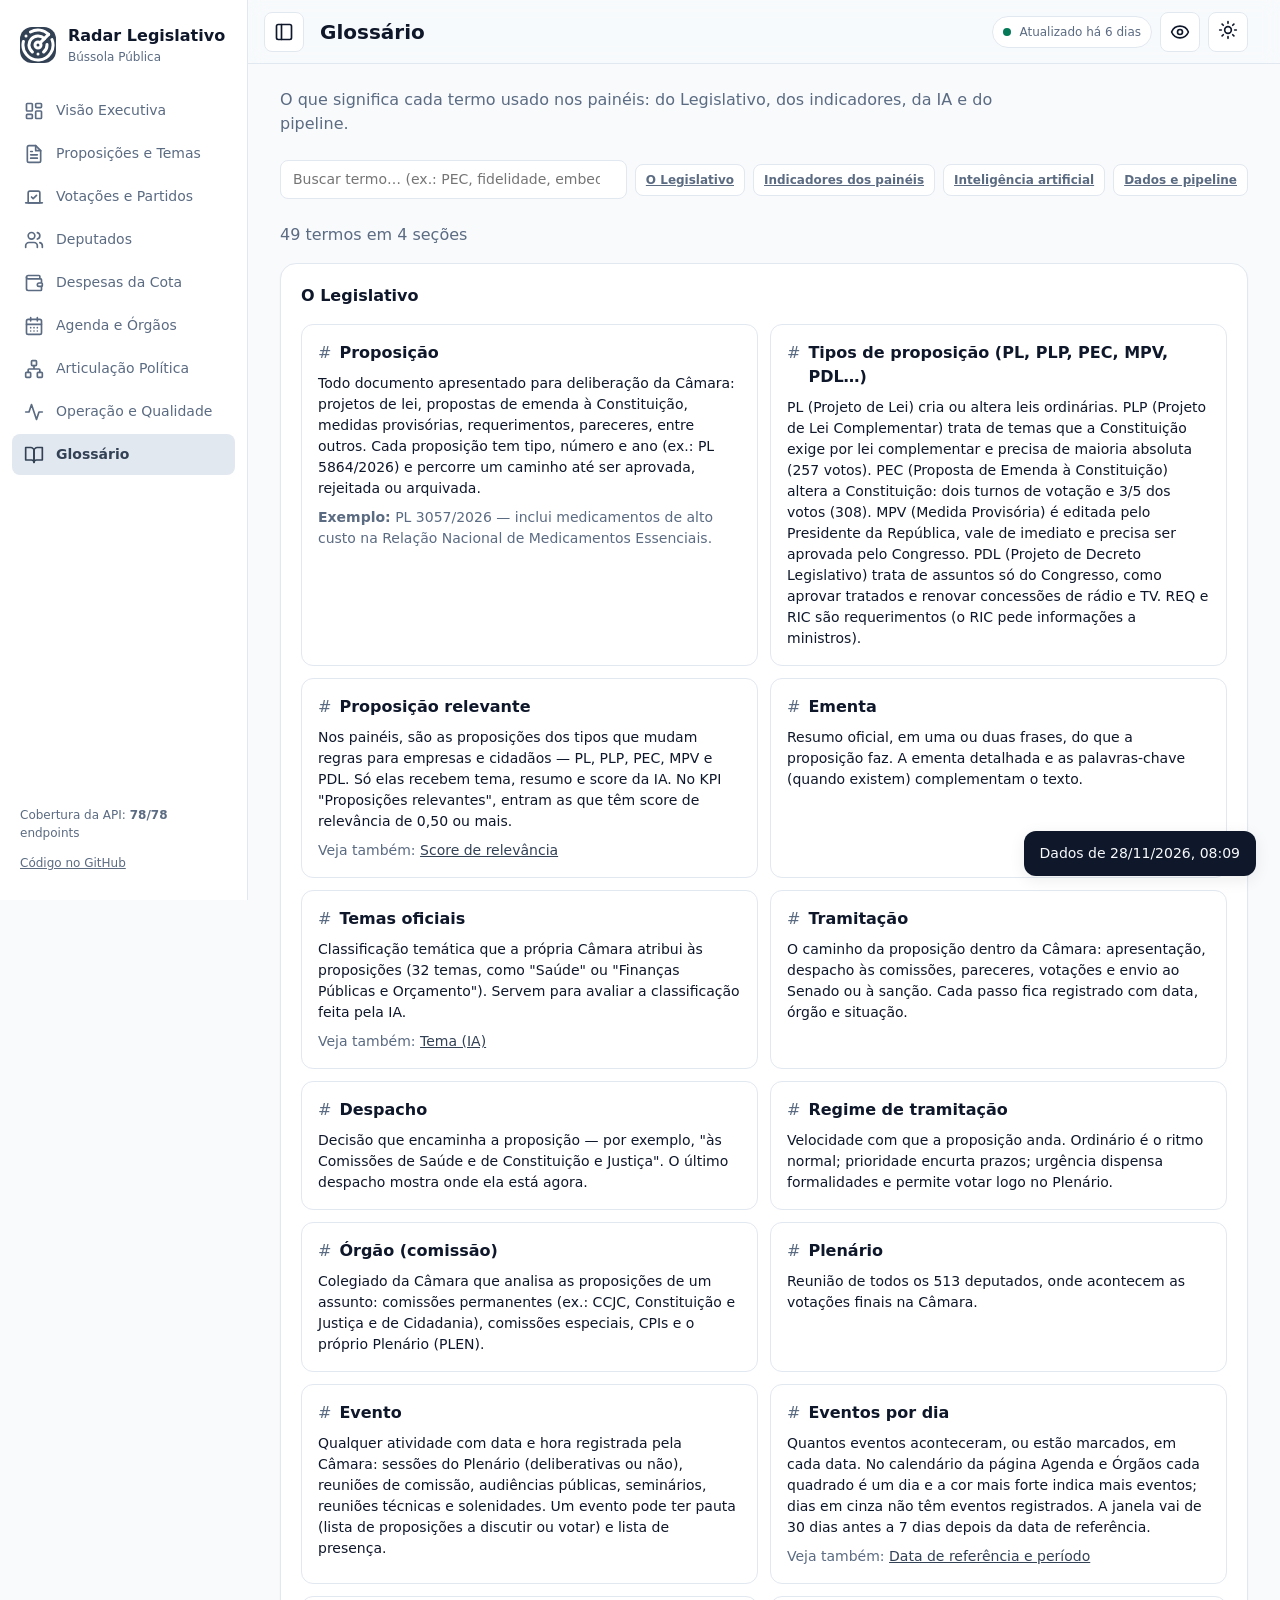
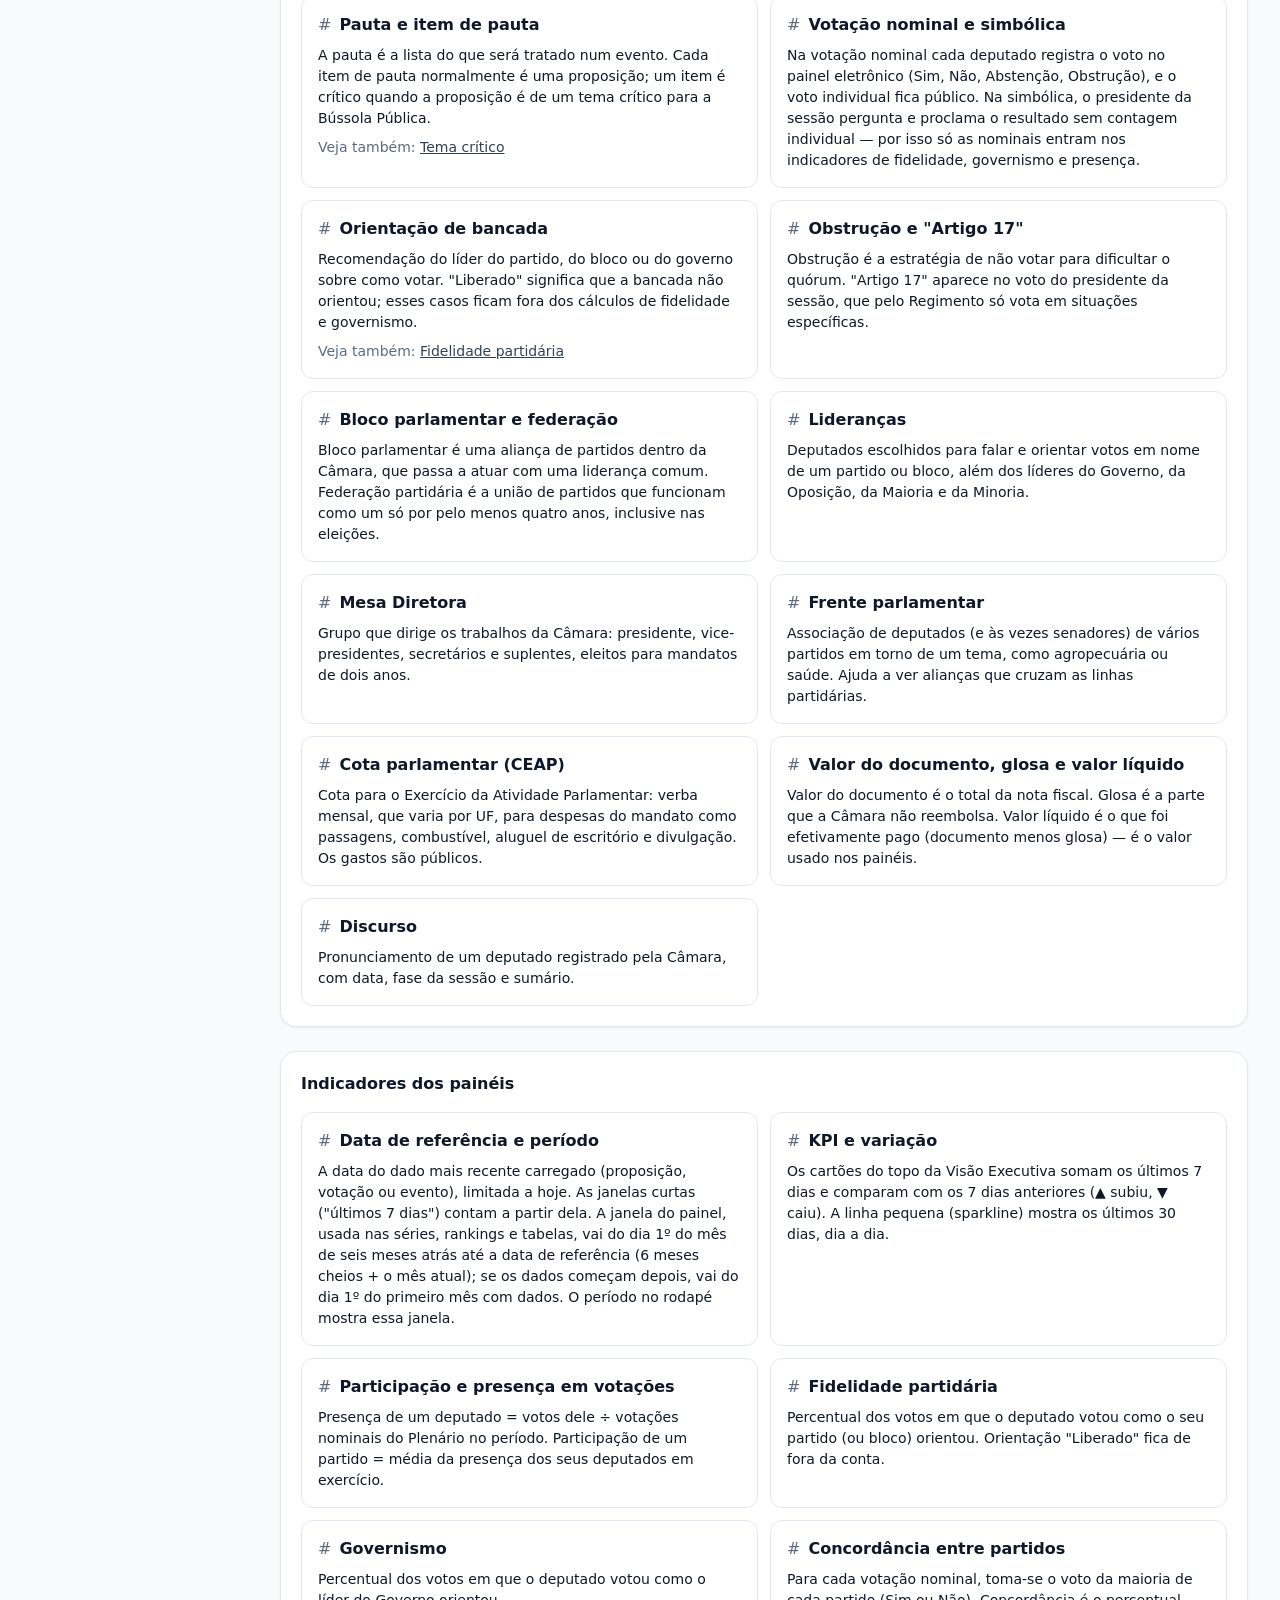
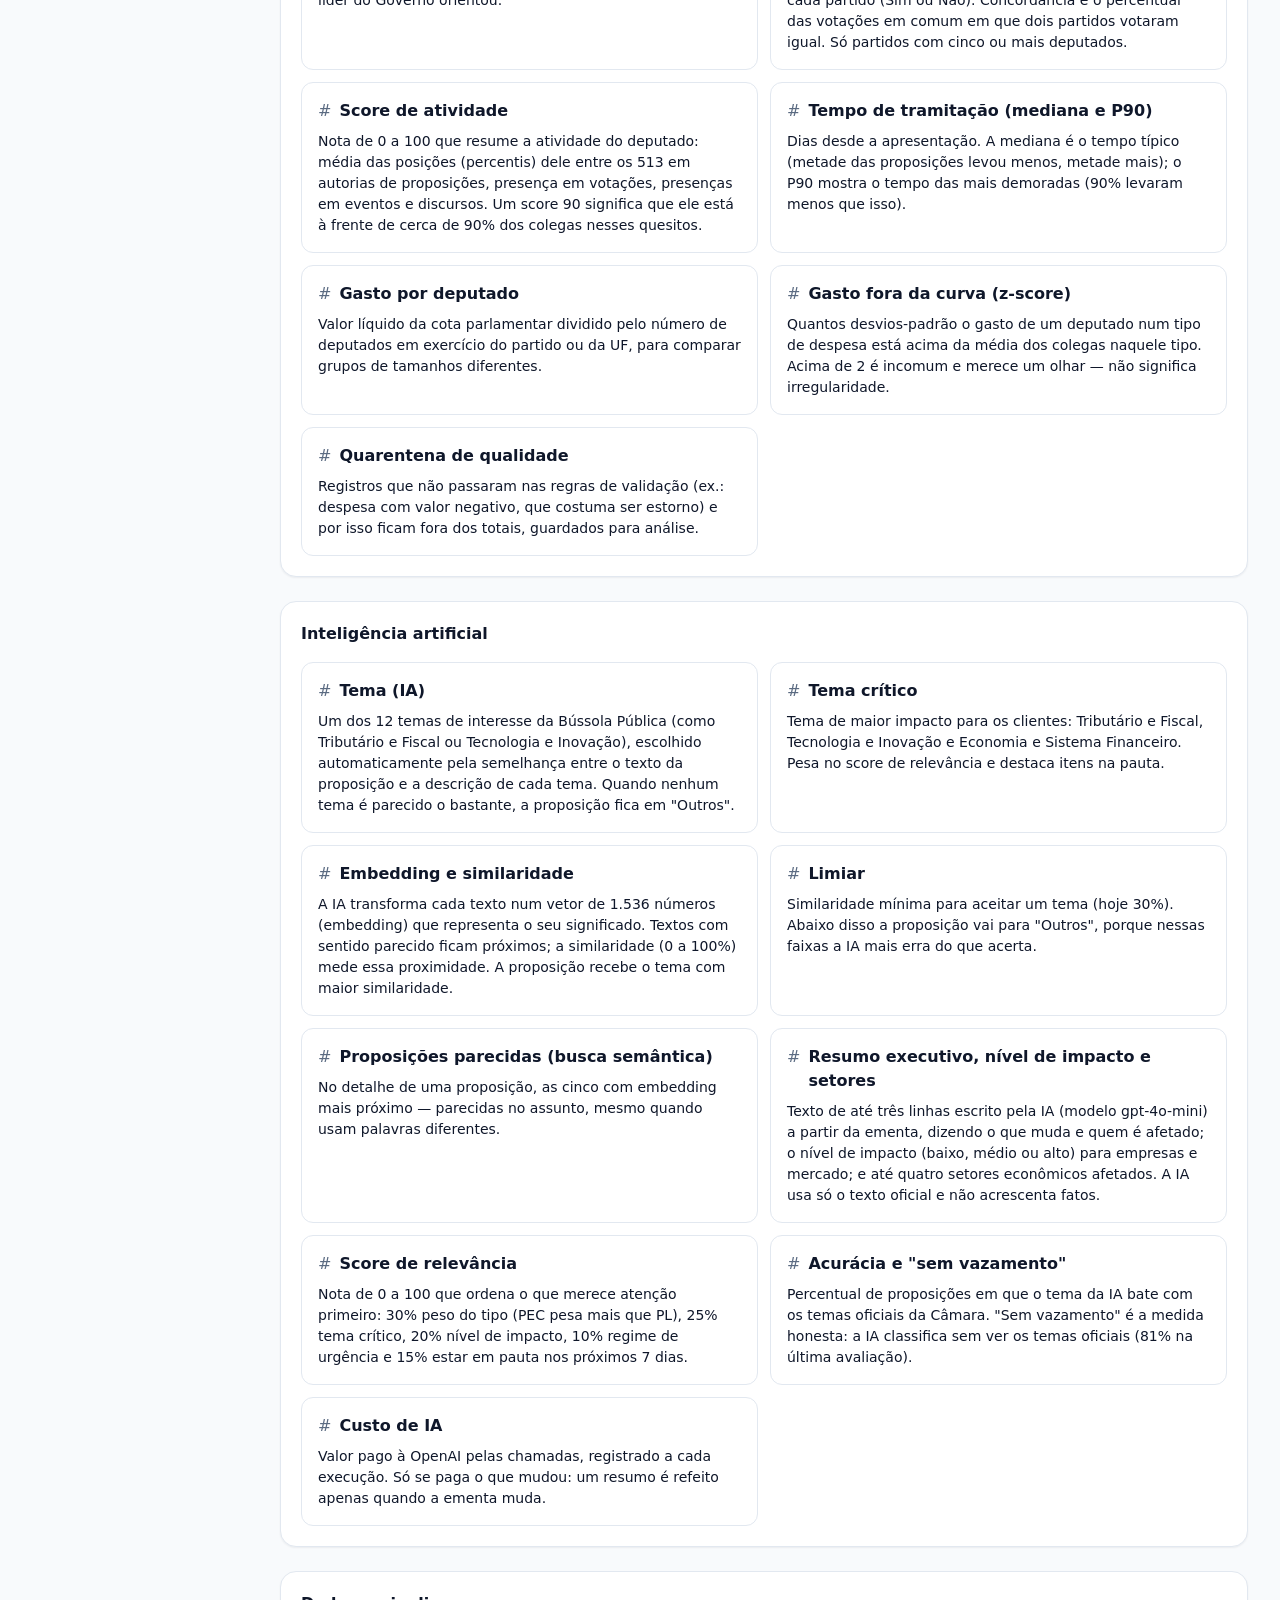
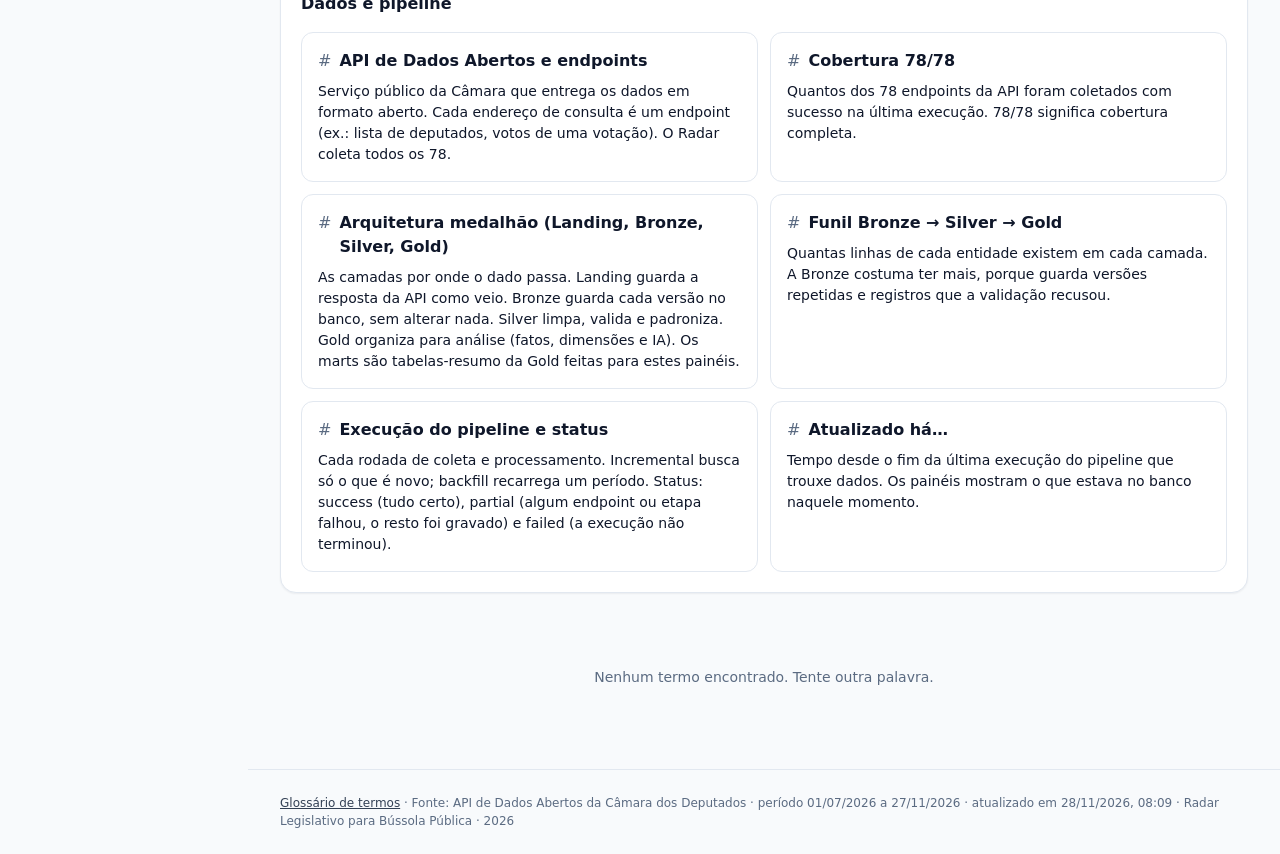
<file: glossario.html>
<!doctype html>
<html lang="pt-BR">
<head>
  <meta charset="utf-8">
  <meta name="viewport" content="width=device-width, initial-scale=1">
  <title>Glossário · Radar Legislativo</title>
  <meta name="description" content="O que significa cada termo usado nos painéis: do Legislativo, dos indicadores, da IA e do pipeline.">
  <meta name="color-scheme" content="light dark">
  <meta name="theme-color" content="#334155">
  <link rel="icon" href="data:image/svg+xml,%3Csvg xmlns='http://www.w3.org/2000/svg' viewBox='0 0 32 32'%3E%3Crect width='32' height='32' rx='8' fill='%23334155'/%3E%3Ccircle cx='16' cy='16' r='9' fill='none' stroke='white' stroke-width='2.5'/%3E%3Ccircle cx='16' cy='16' r='2.5' fill='white'/%3E%3C/svg%3E">
  <script>
    /* aplica o tema salvo antes de pintar (evita piscar) */
    try { const t = localStorage.getItem('radar-tema'); if (t) document.documentElement.dataset.theme = t; } catch (e) {}
    try { if (localStorage.getItem('radar-cores') === 'daltonico') document.documentElement.dataset.cores = 'daltonico'; } catch (e) {}
  </script>
  <link rel="preconnect" href="https://cdn.jsdelivr.net" crossorigin>
  <link rel="stylesheet" href="static/css/tokens.4b96701d69.css">
  <link rel="stylesheet" href="static/css/layout.b090a52276.css">
  <link rel="stylesheet" href="static/css/components.7d0c545729.css">
</head>
<body>
<a class="skip-link" href="#conteudo">Pular para o conteúdo</a>
<div class="app">
  <aside class="sidebar" aria-label="Navegação principal">
    <a class="brand" href="index.html">
      <span class="brand__logo"><svg viewBox="0 0 24 24" fill="none" stroke="currentColor" stroke-width="2" stroke-linecap="round" stroke-linejoin="round" aria-hidden="true" focusable="false"><path d="M19.07 4.93A10 10 0 0 0 6.99 3.34M4 6h.01M2.29 9.62A10 10 0 1 0 21.31 8.35M16.24 7.76A6 6 0 1 0 8.23 16.67M12 18h.01M17.99 11.66A6 6 0 0 1 15.77 16.67"/><circle cx="12" cy="12" r="2"/><path d="m13.41 10.59 5.66-5.66"/></svg></span>
      <span class="brand__text"><span class="brand__name">Radar Legislativo</span><span class="brand__sub">Bússola Pública</span></span>
    </a>
    <nav class="nav">
      <a href="index.html"  title="Visão Executiva"><svg viewBox="0 0 24 24" fill="none" stroke="currentColor" stroke-width="2" stroke-linecap="round" stroke-linejoin="round" aria-hidden="true" focusable="false"><rect x="3" y="3" width="7" height="9" rx="1"/><rect x="14" y="3" width="7" height="5" rx="1"/><rect x="14" y="12" width="7" height="9" rx="1"/><rect x="3" y="16" width="7" height="5" rx="1"/></svg><span>Visão Executiva</span></a>
      <a href="proposicoes.html"  title="Proposições e Temas"><svg viewBox="0 0 24 24" fill="none" stroke="currentColor" stroke-width="2" stroke-linecap="round" stroke-linejoin="round" aria-hidden="true" focusable="false"><path d="M14 2H6a2 2 0 0 0-2 2v16a2 2 0 0 0 2 2h12a2 2 0 0 0 2-2V8z"/><path d="M14 2v6h6M16 13H8M16 17H8M10 9H8"/></svg><span>Proposições e Temas</span></a>
      <a href="votacoes.html"  title="Votações e Partidos"><svg viewBox="0 0 24 24" fill="none" stroke="currentColor" stroke-width="2" stroke-linecap="round" stroke-linejoin="round" aria-hidden="true" focusable="false"><path d="m9 12 2 2 4-4"/><path d="M5 7c0-1.1.9-2 2-2h10a2 2 0 0 1 2 2v12H5V7z"/><path d="M22 19H2"/></svg><span>Votações e Partidos</span></a>
      <a href="deputados.html"  title="Deputados"><svg viewBox="0 0 24 24" fill="none" stroke="currentColor" stroke-width="2" stroke-linecap="round" stroke-linejoin="round" aria-hidden="true" focusable="false"><path d="M16 21v-2a4 4 0 0 0-4-4H6a4 4 0 0 0-4 4v2"/><circle cx="9" cy="7" r="4"/><path d="M22 21v-2a4 4 0 0 0-3-3.87M16 3.13a4 4 0 0 1 0 7.75"/></svg><span>Deputados</span></a>
      <a href="despesas.html"  title="Despesas da Cota"><svg viewBox="0 0 24 24" fill="none" stroke="currentColor" stroke-width="2" stroke-linecap="round" stroke-linejoin="round" aria-hidden="true" focusable="false"><path d="M19 7V4a1 1 0 0 0-1-1H5a2 2 0 0 0 0 4h15a1 1 0 0 1 1 1v4h-3a2 2 0 0 0 0 4h3a1 1 0 0 0 1-1v-2a1 1 0 0 0-1-1"/><path d="M3 5v14a2 2 0 0 0 2 2h15a1 1 0 0 0 1-1v-4"/></svg><span>Despesas da Cota</span></a>
      <a href="agenda.html"  title="Agenda e Órgãos"><svg viewBox="0 0 24 24" fill="none" stroke="currentColor" stroke-width="2" stroke-linecap="round" stroke-linejoin="round" aria-hidden="true" focusable="false"><rect x="3" y="4" width="18" height="18" rx="2"/><path d="M16 2v4M8 2v4M3 10h18M8 14h.01M12 14h.01M16 14h.01M8 18h.01M12 18h.01M16 18h.01"/></svg><span>Agenda e Órgãos</span></a>
      <a href="articulacao.html"  title="Articulação Política"><svg viewBox="0 0 24 24" fill="none" stroke="currentColor" stroke-width="2" stroke-linecap="round" stroke-linejoin="round" aria-hidden="true" focusable="false"><rect x="16" y="16" width="6" height="6" rx="1"/><rect x="2" y="16" width="6" height="6" rx="1"/><rect x="9" y="2" width="6" height="6" rx="1"/><path d="M5 16v-3a1 1 0 0 1 1-1h12a1 1 0 0 1 1 1v3M12 12V8"/></svg><span>Articulação Política</span></a>
      <a href="operacao.html"  title="Operação e Qualidade"><svg viewBox="0 0 24 24" fill="none" stroke="currentColor" stroke-width="2" stroke-linecap="round" stroke-linejoin="round" aria-hidden="true" focusable="false"><path d="M22 12h-4l-3 9L9 3l-3 9H2"/></svg><span>Operação e Qualidade</span></a>
      <a href="glossario.html" aria-current="page" title="Glossário"><svg viewBox="0 0 24 24" fill="none" stroke="currentColor" stroke-width="2" stroke-linecap="round" stroke-linejoin="round" aria-hidden="true" focusable="false"><path d="M2 3h6a4 4 0 0 1 4 4v14a3 3 0 0 0-3-3H2z"/><path d="M22 3h-6a4 4 0 0 0-4 4v14a3 3 0 0 1 3-3h7z"/></svg><span>Glossário</span></a>
    </nav>
    <div class="sidebar__foot">
      <p>Cobertura da API: <strong data-meta="cobertura">78/78</strong> endpoints</p>
      <p><a href="https://github.com/verlugonservicos/radar-legislativo" rel="noopener">Código no GitHub</a></p>
    </div>
  </aside>
  <div class="scrim" aria-hidden="true"></div>
  <div class="main">
    <header class="header">
      <button class="icon-btn menu-btn" type="button" data-action="menu" aria-label="Abrir menu" aria-expanded="false"><svg viewBox="0 0 24 24" fill="none" stroke="currentColor" stroke-width="2" stroke-linecap="round" stroke-linejoin="round" aria-hidden="true" focusable="false"><path d="M4 6h16M4 12h16M4 18h16"/></svg></button>
      <button class="icon-btn collapse-btn" type="button" data-action="recolher" aria-label="Recolher menu lateral" aria-expanded="true"><svg viewBox="0 0 24 24" fill="none" stroke="currentColor" stroke-width="2" stroke-linecap="round" stroke-linejoin="round" aria-hidden="true" focusable="false"><rect x="3" y="3" width="18" height="18" rx="2"/><path d="M9 3v18"/></svg></button>
      <h1 class="header__title">Glossário</h1>
      <div class="header__actions">
        <span class="update-badge" data-update><span class="update-badge__dot" aria-hidden="true"></span><span data-update-text>Carregando…</span></span>
        <button class="icon-btn" type="button" data-action="cores" aria-label="Ativar cores para daltônicos" title="Cores para daltônicos" aria-pressed="false"><svg viewBox="0 0 24 24" fill="none" stroke="currentColor" stroke-width="2" stroke-linecap="round" stroke-linejoin="round" aria-hidden="true" focusable="false"><path d="M2.06 12.35a1 1 0 0 1 0-.7 10.75 10.75 0 0 1 19.88 0 1 1 0 0 1 0 .7 10.75 10.75 0 0 1-19.88 0"/><circle cx="12" cy="12" r="3"/></svg></button>
        <button class="icon-btn" type="button" data-action="tema" aria-label="Alternar tema" aria-pressed="false">
          <span class="ico-sun"><svg viewBox="0 0 24 24" fill="none" stroke="currentColor" stroke-width="2" stroke-linecap="round" stroke-linejoin="round" aria-hidden="true" focusable="false"><circle cx="12" cy="12" r="4"/><path d="M12 2v2M12 20v2M4.93 4.93l1.41 1.41M17.66 17.66l1.41 1.41M2 12h2M20 12h2M6.34 17.66l-1.41 1.41M19.07 4.93l-1.41 1.41"/></svg></span>
        </button>
      </div>
    </header>
    <main class="content" id="conteudo" tabindex="-1">
      <p class="page-intro">O que significa cada termo usado nos painéis: do Legislativo, dos indicadores, da IA e do pipeline.</p>
<div class="filters" role="search">
  <label class="sr-only" for="busca-glossario">Buscar termo</label>
  <input class="input" type="search" id="busca-glossario" placeholder="Buscar termo… (ex.: PEC, fidelidade, embedding)" autocomplete="off" style="flex:1 1 320px">
  <nav class="glossario__indice" aria-label="Seções do glossário">
<a class="btn" href="#legislativo">O Legislativo</a><a class="btn" href="#indicadores">Indicadores dos painéis</a><a class="btn" href="#ia">Inteligência artificial</a><a class="btn" href="#dados">Dados e pipeline</a>  </nav>
</div>
<p class="muted" id="glossario-info" role="status" aria-live="polite"></p>
<section class="card glossario__secao" id="legislativo" aria-labelledby="legislativo-t">
  <h2 class="card__title" id="legislativo-t">O Legislativo</h2>
  <dl class="glossario">
    <div class="glossario__item" id="proposicao" data-busca="proposição todo documento apresentado para deliberação da câmara: projetos de lei, propostas de emenda à constituição, medidas provisórias, requerimentos, pareceres, entre outros. cada proposição tem tipo, número e ano (ex.: pl 5864/2026) e percorre um caminho até ser aprovada, rejeitada ou arquivada.">
      <dt><a href="#proposicao" class="glossario__ancora" aria-label="Link para Proposição">#</a>Proposição</dt>
      <dd>
        <p>Todo documento apresentado para deliberação da Câmara: projetos de lei, propostas de emenda à Constituição, medidas provisórias, requerimentos, pareceres, entre outros. Cada proposição tem tipo, número e ano (ex.: PL 5864/2026) e percorre um caminho até ser aprovada, rejeitada ou arquivada.</p>
<p class="muted"><strong>Exemplo:</strong> PL 3057/2026 — inclui medicamentos de alto custo na Relação Nacional de Medicamentos Essenciais.</p>      </dd>
    </div>
    <div class="glossario__item" id="tipos" data-busca="tipos de proposição (pl, plp, pec, mpv, pdl…) pl (projeto de lei) cria ou altera leis ordinárias. plp (projeto de lei complementar) trata de temas que a constituição exige por lei complementar e precisa de maioria absoluta (257 votos). pec (proposta de emenda à constituição) altera a constituição: dois turnos de votação e 3/5 dos votos (308). mpv (medida provisória) é editada pelo presidente da república, vale de imediato e precisa ser aprovada pelo congresso. pdl (projeto de decreto legislativo) trata de assuntos só do congresso, como aprovar tratados e renovar concessões de rádio e tv. req e ric são requerimentos (o ric pede informações a ministros).">
      <dt><a href="#tipos" class="glossario__ancora" aria-label="Link para Tipos de proposição (PL, PLP, PEC, MPV, PDL…)">#</a>Tipos de proposição (PL, PLP, PEC, MPV, PDL…)</dt>
      <dd>
        <p>PL (Projeto de Lei) cria ou altera leis ordinárias. PLP (Projeto de Lei Complementar) trata de temas que a Constituição exige por lei complementar e precisa de maioria absoluta (257 votos). PEC (Proposta de Emenda à Constituição) altera a Constituição: dois turnos de votação e 3/5 dos votos (308). MPV (Medida Provisória) é editada pelo Presidente da República, vale de imediato e precisa ser aprovada pelo Congresso. PDL (Projeto de Decreto Legislativo) trata de assuntos só do Congresso, como aprovar tratados e renovar concessões de rádio e TV. REQ e RIC são requerimentos (o RIC pede informações a ministros).</p>
      </dd>
    </div>
    <div class="glossario__item" id="relevantes" data-busca="proposição relevante nos painéis, são as proposições dos tipos que mudam regras para empresas e cidadãos — pl, plp, pec, mpv e pdl. só elas recebem tema, resumo e score da ia. no kpi &#34;proposições relevantes&#34;, entram as que têm score de relevância de 0,50 ou mais.">
      <dt><a href="#relevantes" class="glossario__ancora" aria-label="Link para Proposição relevante">#</a>Proposição relevante</dt>
      <dd>
        <p>Nos painéis, são as proposições dos tipos que mudam regras para empresas e cidadãos — PL, PLP, PEC, MPV e PDL. Só elas recebem tema, resumo e score da IA. No KPI &#34;Proposições relevantes&#34;, entram as que têm score de relevância de 0,50 ou mais.</p>
<p class="muted">Veja também: <a href="#relevancia">Score de relevância</a></p>      </dd>
    </div>
    <div class="glossario__item" id="ementa" data-busca="ementa resumo oficial, em uma ou duas frases, do que a proposição faz. a ementa detalhada e as palavras-chave (quando existem) complementam o texto.">
      <dt><a href="#ementa" class="glossario__ancora" aria-label="Link para Ementa">#</a>Ementa</dt>
      <dd>
        <p>Resumo oficial, em uma ou duas frases, do que a proposição faz. A ementa detalhada e as palavras-chave (quando existem) complementam o texto.</p>
      </dd>
    </div>
    <div class="glossario__item" id="temas-oficiais" data-busca="temas oficiais classificação temática que a própria câmara atribui às proposições (32 temas, como &#34;saúde&#34; ou &#34;finanças públicas e orçamento&#34;). servem para avaliar a classificação feita pela ia.">
      <dt><a href="#temas-oficiais" class="glossario__ancora" aria-label="Link para Temas oficiais">#</a>Temas oficiais</dt>
      <dd>
        <p>Classificação temática que a própria Câmara atribui às proposições (32 temas, como &#34;Saúde&#34; ou &#34;Finanças Públicas e Orçamento&#34;). Servem para avaliar a classificação feita pela IA.</p>
<p class="muted">Veja também: <a href="#tema-ia">Tema (IA)</a></p>      </dd>
    </div>
    <div class="glossario__item" id="tramitacao" data-busca="tramitação o caminho da proposição dentro da câmara: apresentação, despacho às comissões, pareceres, votações e envio ao senado ou à sanção. cada passo fica registrado com data, órgão e situação.">
      <dt><a href="#tramitacao" class="glossario__ancora" aria-label="Link para Tramitação">#</a>Tramitação</dt>
      <dd>
        <p>O caminho da proposição dentro da Câmara: apresentação, despacho às comissões, pareceres, votações e envio ao Senado ou à sanção. Cada passo fica registrado com data, órgão e situação.</p>
      </dd>
    </div>
    <div class="glossario__item" id="despacho" data-busca="despacho decisão que encaminha a proposição — por exemplo, &#34;às comissões de saúde e de constituição e justiça&#34;. o último despacho mostra onde ela está agora.">
      <dt><a href="#despacho" class="glossario__ancora" aria-label="Link para Despacho">#</a>Despacho</dt>
      <dd>
        <p>Decisão que encaminha a proposição — por exemplo, &#34;às Comissões de Saúde e de Constituição e Justiça&#34;. O último despacho mostra onde ela está agora.</p>
      </dd>
    </div>
    <div class="glossario__item" id="regime" data-busca="regime de tramitação velocidade com que a proposição anda. ordinário é o ritmo normal; prioridade encurta prazos; urgência dispensa formalidades e permite votar logo no plenário.">
      <dt><a href="#regime" class="glossario__ancora" aria-label="Link para Regime de tramitação">#</a>Regime de tramitação</dt>
      <dd>
        <p>Velocidade com que a proposição anda. Ordinário é o ritmo normal; prioridade encurta prazos; urgência dispensa formalidades e permite votar logo no Plenário.</p>
      </dd>
    </div>
    <div class="glossario__item" id="orgao" data-busca="órgão (comissão) colegiado da câmara que analisa as proposições de um assunto: comissões permanentes (ex.: ccjc, constituição e justiça e de cidadania), comissões especiais, cpis e o próprio plenário (plen).">
      <dt><a href="#orgao" class="glossario__ancora" aria-label="Link para Órgão (comissão)">#</a>Órgão (comissão)</dt>
      <dd>
        <p>Colegiado da Câmara que analisa as proposições de um assunto: comissões permanentes (ex.: CCJC, Constituição e Justiça e de Cidadania), comissões especiais, CPIs e o próprio Plenário (PLEN).</p>
      </dd>
    </div>
    <div class="glossario__item" id="plenario" data-busca="plenário reunião de todos os 513 deputados, onde acontecem as votações finais na câmara.">
      <dt><a href="#plenario" class="glossario__ancora" aria-label="Link para Plenário">#</a>Plenário</dt>
      <dd>
        <p>Reunião de todos os 513 deputados, onde acontecem as votações finais na Câmara.</p>
      </dd>
    </div>
    <div class="glossario__item" id="evento" data-busca="evento qualquer atividade com data e hora registrada pela câmara: sessões do plenário (deliberativas ou não), reuniões de comissão, audiências públicas, seminários, reuniões técnicas e solenidades. um evento pode ter pauta (lista de proposições a discutir ou votar) e lista de presença.">
      <dt><a href="#evento" class="glossario__ancora" aria-label="Link para Evento">#</a>Evento</dt>
      <dd>
        <p>Qualquer atividade com data e hora registrada pela Câmara: sessões do Plenário (deliberativas ou não), reuniões de comissão, audiências públicas, seminários, reuniões técnicas e solenidades. Um evento pode ter pauta (lista de proposições a discutir ou votar) e lista de presença.</p>
      </dd>
    </div>
    <div class="glossario__item" id="eventos-por-dia" data-busca="eventos por dia quantos eventos aconteceram, ou estão marcados, em cada data. no calendário da página agenda e órgãos cada quadrado é um dia e a cor mais forte indica mais eventos; dias em cinza não têm eventos registrados. a janela vai de 30 dias antes a 7 dias depois da data de referência.">
      <dt><a href="#eventos-por-dia" class="glossario__ancora" aria-label="Link para Eventos por dia">#</a>Eventos por dia</dt>
      <dd>
        <p>Quantos eventos aconteceram, ou estão marcados, em cada data. No calendário da página Agenda e Órgãos cada quadrado é um dia e a cor mais forte indica mais eventos; dias em cinza não têm eventos registrados. A janela vai de 30 dias antes a 7 dias depois da data de referência.</p>
<p class="muted">Veja também: <a href="#data-referencia">Data de referência e período</a></p>      </dd>
    </div>
    <div class="glossario__item" id="pauta" data-busca="pauta e item de pauta a pauta é a lista do que será tratado num evento. cada item de pauta normalmente é uma proposição; um item é crítico quando a proposição é de um tema crítico para a bússola pública.">
      <dt><a href="#pauta" class="glossario__ancora" aria-label="Link para Pauta e item de pauta">#</a>Pauta e item de pauta</dt>
      <dd>
        <p>A pauta é a lista do que será tratado num evento. Cada item de pauta normalmente é uma proposição; um item é crítico quando a proposição é de um tema crítico para a Bússola Pública.</p>
<p class="muted">Veja também: <a href="#tema-critico">Tema crítico</a></p>      </dd>
    </div>
    <div class="glossario__item" id="votacao" data-busca="votação nominal e simbólica na votação nominal cada deputado registra o voto no painel eletrônico (sim, não, abstenção, obstrução), e o voto individual fica público. na simbólica, o presidente da sessão pergunta e proclama o resultado sem contagem individual — por isso só as nominais entram nos indicadores de fidelidade, governismo e presença.">
      <dt><a href="#votacao" class="glossario__ancora" aria-label="Link para Votação nominal e simbólica">#</a>Votação nominal e simbólica</dt>
      <dd>
        <p>Na votação nominal cada deputado registra o voto no painel eletrônico (Sim, Não, Abstenção, Obstrução), e o voto individual fica público. Na simbólica, o presidente da sessão pergunta e proclama o resultado sem contagem individual — por isso só as nominais entram nos indicadores de fidelidade, governismo e presença.</p>
      </dd>
    </div>
    <div class="glossario__item" id="orientacao" data-busca="orientação de bancada recomendação do líder do partido, do bloco ou do governo sobre como votar. &#34;liberado&#34; significa que a bancada não orientou; esses casos ficam fora dos cálculos de fidelidade e governismo.">
      <dt><a href="#orientacao" class="glossario__ancora" aria-label="Link para Orientação de bancada">#</a>Orientação de bancada</dt>
      <dd>
        <p>Recomendação do líder do partido, do bloco ou do governo sobre como votar. &#34;Liberado&#34; significa que a bancada não orientou; esses casos ficam fora dos cálculos de fidelidade e governismo.</p>
<p class="muted">Veja também: <a href="#fidelidade">Fidelidade partidária</a></p>      </dd>
    </div>
    <div class="glossario__item" id="obstrucao" data-busca="obstrução e &#34;artigo 17&#34; obstrução é a estratégia de não votar para dificultar o quórum. &#34;artigo 17&#34; aparece no voto do presidente da sessão, que pelo regimento só vota em situações específicas.">
      <dt><a href="#obstrucao" class="glossario__ancora" aria-label="Link para Obstrução e &#34;Artigo 17&#34;">#</a>Obstrução e &#34;Artigo 17&#34;</dt>
      <dd>
        <p>Obstrução é a estratégia de não votar para dificultar o quórum. &#34;Artigo 17&#34; aparece no voto do presidente da sessão, que pelo Regimento só vota em situações específicas.</p>
      </dd>
    </div>
    <div class="glossario__item" id="partido-bloco" data-busca="bloco parlamentar e federação bloco parlamentar é uma aliança de partidos dentro da câmara, que passa a atuar com uma liderança comum. federação partidária é a união de partidos que funcionam como um só por pelo menos quatro anos, inclusive nas eleições.">
      <dt><a href="#partido-bloco" class="glossario__ancora" aria-label="Link para Bloco parlamentar e federação">#</a>Bloco parlamentar e federação</dt>
      <dd>
        <p>Bloco parlamentar é uma aliança de partidos dentro da Câmara, que passa a atuar com uma liderança comum. Federação partidária é a união de partidos que funcionam como um só por pelo menos quatro anos, inclusive nas eleições.</p>
      </dd>
    </div>
    <div class="glossario__item" id="lideranca" data-busca="lideranças deputados escolhidos para falar e orientar votos em nome de um partido ou bloco, além dos líderes do governo, da oposição, da maioria e da minoria.">
      <dt><a href="#lideranca" class="glossario__ancora" aria-label="Link para Lideranças">#</a>Lideranças</dt>
      <dd>
        <p>Deputados escolhidos para falar e orientar votos em nome de um partido ou bloco, além dos líderes do Governo, da Oposição, da Maioria e da Minoria.</p>
      </dd>
    </div>
    <div class="glossario__item" id="mesa" data-busca="mesa diretora grupo que dirige os trabalhos da câmara: presidente, vice-presidentes, secretários e suplentes, eleitos para mandatos de dois anos.">
      <dt><a href="#mesa" class="glossario__ancora" aria-label="Link para Mesa Diretora">#</a>Mesa Diretora</dt>
      <dd>
        <p>Grupo que dirige os trabalhos da Câmara: presidente, vice-presidentes, secretários e suplentes, eleitos para mandatos de dois anos.</p>
      </dd>
    </div>
    <div class="glossario__item" id="frente" data-busca="frente parlamentar associação de deputados (e às vezes senadores) de vários partidos em torno de um tema, como agropecuária ou saúde. ajuda a ver alianças que cruzam as linhas partidárias.">
      <dt><a href="#frente" class="glossario__ancora" aria-label="Link para Frente parlamentar">#</a>Frente parlamentar</dt>
      <dd>
        <p>Associação de deputados (e às vezes senadores) de vários partidos em torno de um tema, como agropecuária ou saúde. Ajuda a ver alianças que cruzam as linhas partidárias.</p>
      </dd>
    </div>
    <div class="glossario__item" id="cota" data-busca="cota parlamentar (ceap) cota para o exercício da atividade parlamentar: verba mensal, que varia por uf, para despesas do mandato como passagens, combustível, aluguel de escritório e divulgação. os gastos são públicos.">
      <dt><a href="#cota" class="glossario__ancora" aria-label="Link para Cota parlamentar (CEAP)">#</a>Cota parlamentar (CEAP)</dt>
      <dd>
        <p>Cota para o Exercício da Atividade Parlamentar: verba mensal, que varia por UF, para despesas do mandato como passagens, combustível, aluguel de escritório e divulgação. Os gastos são públicos.</p>
      </dd>
    </div>
    <div class="glossario__item" id="valores-despesa" data-busca="valor do documento, glosa e valor líquido valor do documento é o total da nota fiscal. glosa é a parte que a câmara não reembolsa. valor líquido é o que foi efetivamente pago (documento menos glosa) — é o valor usado nos painéis.">
      <dt><a href="#valores-despesa" class="glossario__ancora" aria-label="Link para Valor do documento, glosa e valor líquido">#</a>Valor do documento, glosa e valor líquido</dt>
      <dd>
        <p>Valor do documento é o total da nota fiscal. Glosa é a parte que a Câmara não reembolsa. Valor líquido é o que foi efetivamente pago (documento menos glosa) — é o valor usado nos painéis.</p>
      </dd>
    </div>
    <div class="glossario__item" id="discurso" data-busca="discurso pronunciamento de um deputado registrado pela câmara, com data, fase da sessão e sumário.">
      <dt><a href="#discurso" class="glossario__ancora" aria-label="Link para Discurso">#</a>Discurso</dt>
      <dd>
        <p>Pronunciamento de um deputado registrado pela Câmara, com data, fase da sessão e sumário.</p>
      </dd>
    </div>
  </dl>
</section>
<section class="card glossario__secao" id="indicadores" aria-labelledby="indicadores-t">
  <h2 class="card__title" id="indicadores-t">Indicadores dos painéis</h2>
  <dl class="glossario">
    <div class="glossario__item" id="data-referencia" data-busca="data de referência e período a data do dado mais recente carregado (proposição, votação ou evento), limitada a hoje. as janelas curtas (&#34;últimos 7 dias&#34;) contam a partir dela. a janela do painel, usada nas séries, rankings e tabelas, vai do dia 1º do mês de seis meses atrás até a data de referência (6 meses cheios + o mês atual); se os dados começam depois, vai do dia 1º do primeiro mês com dados. o período no rodapé mostra essa janela.">
      <dt><a href="#data-referencia" class="glossario__ancora" aria-label="Link para Data de referência e período">#</a>Data de referência e período</dt>
      <dd>
        <p>A data do dado mais recente carregado (proposição, votação ou evento), limitada a hoje. As janelas curtas (&#34;últimos 7 dias&#34;) contam a partir dela. A janela do painel, usada nas séries, rankings e tabelas, vai do dia 1º do mês de seis meses atrás até a data de referência (6 meses cheios + o mês atual); se os dados começam depois, vai do dia 1º do primeiro mês com dados. O período no rodapé mostra essa janela.</p>
      </dd>
    </div>
    <div class="glossario__item" id="kpi" data-busca="kpi e variação os cartões do topo da visão executiva somam os últimos 7 dias e comparam com os 7 dias anteriores (▲ subiu, ▼ caiu). a linha pequena (sparkline) mostra os últimos 30 dias, dia a dia.">
      <dt><a href="#kpi" class="glossario__ancora" aria-label="Link para KPI e variação">#</a>KPI e variação</dt>
      <dd>
        <p>Os cartões do topo da Visão Executiva somam os últimos 7 dias e comparam com os 7 dias anteriores (▲ subiu, ▼ caiu). A linha pequena (sparkline) mostra os últimos 30 dias, dia a dia.</p>
      </dd>
    </div>
    <div class="glossario__item" id="participacao" data-busca="participação e presença em votações presença de um deputado = votos dele ÷ votações nominais do plenário no período. participação de um partido = média da presença dos seus deputados em exercício.">
      <dt><a href="#participacao" class="glossario__ancora" aria-label="Link para Participação e presença em votações">#</a>Participação e presença em votações</dt>
      <dd>
        <p>Presença de um deputado = votos dele ÷ votações nominais do Plenário no período. Participação de um partido = média da presença dos seus deputados em exercício.</p>
      </dd>
    </div>
    <div class="glossario__item" id="fidelidade" data-busca="fidelidade partidária percentual dos votos em que o deputado votou como o seu partido (ou bloco) orientou. orientação &#34;liberado&#34; fica de fora da conta.">
      <dt><a href="#fidelidade" class="glossario__ancora" aria-label="Link para Fidelidade partidária">#</a>Fidelidade partidária</dt>
      <dd>
        <p>Percentual dos votos em que o deputado votou como o seu partido (ou bloco) orientou. Orientação &#34;Liberado&#34; fica de fora da conta.</p>
      </dd>
    </div>
    <div class="glossario__item" id="governismo" data-busca="governismo percentual dos votos em que o deputado votou como o líder do governo orientou.">
      <dt><a href="#governismo" class="glossario__ancora" aria-label="Link para Governismo">#</a>Governismo</dt>
      <dd>
        <p>Percentual dos votos em que o deputado votou como o líder do Governo orientou.</p>
      </dd>
    </div>
    <div class="glossario__item" id="concordancia" data-busca="concordância entre partidos para cada votação nominal, toma-se o voto da maioria de cada partido (sim ou não). concordância é o percentual das votações em comum em que dois partidos votaram igual. só partidos com cinco ou mais deputados.">
      <dt><a href="#concordancia" class="glossario__ancora" aria-label="Link para Concordância entre partidos">#</a>Concordância entre partidos</dt>
      <dd>
        <p>Para cada votação nominal, toma-se o voto da maioria de cada partido (Sim ou Não). Concordância é o percentual das votações em comum em que dois partidos votaram igual. Só partidos com cinco ou mais deputados.</p>
      </dd>
    </div>
    <div class="glossario__item" id="score-atividade" data-busca="score de atividade nota de 0 a 100 que resume a atividade do deputado: média das posições (percentis) dele entre os 513 em autorias de proposições, presença em votações, presenças em eventos e discursos. um score 90 significa que ele está à frente de cerca de 90% dos colegas nesses quesitos.">
      <dt><a href="#score-atividade" class="glossario__ancora" aria-label="Link para Score de atividade">#</a>Score de atividade</dt>
      <dd>
        <p>Nota de 0 a 100 que resume a atividade do deputado: média das posições (percentis) dele entre os 513 em autorias de proposições, presença em votações, presenças em eventos e discursos. Um score 90 significa que ele está à frente de cerca de 90% dos colegas nesses quesitos.</p>
      </dd>
    </div>
    <div class="glossario__item" id="tramitacao-dias" data-busca="tempo de tramitação (mediana e p90) dias desde a apresentação. a mediana é o tempo típico (metade das proposições levou menos, metade mais); o p90 mostra o tempo das mais demoradas (90% levaram menos que isso).">
      <dt><a href="#tramitacao-dias" class="glossario__ancora" aria-label="Link para Tempo de tramitação (mediana e P90)">#</a>Tempo de tramitação (mediana e P90)</dt>
      <dd>
        <p>Dias desde a apresentação. A mediana é o tempo típico (metade das proposições levou menos, metade mais); o P90 mostra o tempo das mais demoradas (90% levaram menos que isso).</p>
      </dd>
    </div>
    <div class="glossario__item" id="gasto-deputado" data-busca="gasto por deputado valor líquido da cota parlamentar dividido pelo número de deputados em exercício do partido ou da uf, para comparar grupos de tamanhos diferentes.">
      <dt><a href="#gasto-deputado" class="glossario__ancora" aria-label="Link para Gasto por deputado">#</a>Gasto por deputado</dt>
      <dd>
        <p>Valor líquido da cota parlamentar dividido pelo número de deputados em exercício do partido ou da UF, para comparar grupos de tamanhos diferentes.</p>
      </dd>
    </div>
    <div class="glossario__item" id="outlier" data-busca="gasto fora da curva (z-score) quantos desvios-padrão o gasto de um deputado num tipo de despesa está acima da média dos colegas naquele tipo. acima de 2 é incomum e merece um olhar — não significa irregularidade.">
      <dt><a href="#outlier" class="glossario__ancora" aria-label="Link para Gasto fora da curva (z-score)">#</a>Gasto fora da curva (z-score)</dt>
      <dd>
        <p>Quantos desvios-padrão o gasto de um deputado num tipo de despesa está acima da média dos colegas naquele tipo. Acima de 2 é incomum e merece um olhar — não significa irregularidade.</p>
      </dd>
    </div>
    <div class="glossario__item" id="quarentena" data-busca="quarentena de qualidade registros que não passaram nas regras de validação (ex.: despesa com valor negativo, que costuma ser estorno) e por isso ficam fora dos totais, guardados para análise.">
      <dt><a href="#quarentena" class="glossario__ancora" aria-label="Link para Quarentena de qualidade">#</a>Quarentena de qualidade</dt>
      <dd>
        <p>Registros que não passaram nas regras de validação (ex.: despesa com valor negativo, que costuma ser estorno) e por isso ficam fora dos totais, guardados para análise.</p>
      </dd>
    </div>
  </dl>
</section>
<section class="card glossario__secao" id="ia" aria-labelledby="ia-t">
  <h2 class="card__title" id="ia-t">Inteligência artificial</h2>
  <dl class="glossario">
    <div class="glossario__item" id="tema-ia" data-busca="tema (ia) um dos 12 temas de interesse da bússola pública (como tributário e fiscal ou tecnologia e inovação), escolhido automaticamente pela semelhança entre o texto da proposição e a descrição de cada tema. quando nenhum tema é parecido o bastante, a proposição fica em &#34;outros&#34;.">
      <dt><a href="#tema-ia" class="glossario__ancora" aria-label="Link para Tema (IA)">#</a>Tema (IA)</dt>
      <dd>
        <p>Um dos 12 temas de interesse da Bússola Pública (como Tributário e Fiscal ou Tecnologia e Inovação), escolhido automaticamente pela semelhança entre o texto da proposição e a descrição de cada tema. Quando nenhum tema é parecido o bastante, a proposição fica em &#34;Outros&#34;.</p>
      </dd>
    </div>
    <div class="glossario__item" id="tema-critico" data-busca="tema crítico tema de maior impacto para os clientes: tributário e fiscal, tecnologia e inovação e economia e sistema financeiro. pesa no score de relevância e destaca itens na pauta.">
      <dt><a href="#tema-critico" class="glossario__ancora" aria-label="Link para Tema crítico">#</a>Tema crítico</dt>
      <dd>
        <p>Tema de maior impacto para os clientes: Tributário e Fiscal, Tecnologia e Inovação e Economia e Sistema Financeiro. Pesa no score de relevância e destaca itens na pauta.</p>
      </dd>
    </div>
    <div class="glossario__item" id="embedding" data-busca="embedding e similaridade a ia transforma cada texto num vetor de 1.536 números (embedding) que representa o seu significado. textos com sentido parecido ficam próximos; a similaridade (0 a 100%) mede essa proximidade. a proposição recebe o tema com maior similaridade.">
      <dt><a href="#embedding" class="glossario__ancora" aria-label="Link para Embedding e similaridade">#</a>Embedding e similaridade</dt>
      <dd>
        <p>A IA transforma cada texto num vetor de 1.536 números (embedding) que representa o seu significado. Textos com sentido parecido ficam próximos; a similaridade (0 a 100%) mede essa proximidade. A proposição recebe o tema com maior similaridade.</p>
      </dd>
    </div>
    <div class="glossario__item" id="limiar" data-busca="limiar similaridade mínima para aceitar um tema (hoje 30%). abaixo disso a proposição vai para &#34;outros&#34;, porque nessas faixas a ia mais erra do que acerta.">
      <dt><a href="#limiar" class="glossario__ancora" aria-label="Link para Limiar">#</a>Limiar</dt>
      <dd>
        <p>Similaridade mínima para aceitar um tema (hoje 30%). Abaixo disso a proposição vai para &#34;Outros&#34;, porque nessas faixas a IA mais erra do que acerta.</p>
      </dd>
    </div>
    <div class="glossario__item" id="busca-semantica" data-busca="proposições parecidas (busca semântica) no detalhe de uma proposição, as cinco com embedding mais próximo — parecidas no assunto, mesmo quando usam palavras diferentes.">
      <dt><a href="#busca-semantica" class="glossario__ancora" aria-label="Link para Proposições parecidas (busca semântica)">#</a>Proposições parecidas (busca semântica)</dt>
      <dd>
        <p>No detalhe de uma proposição, as cinco com embedding mais próximo — parecidas no assunto, mesmo quando usam palavras diferentes.</p>
      </dd>
    </div>
    <div class="glossario__item" id="resumo" data-busca="resumo executivo, nível de impacto e setores texto de até três linhas escrito pela ia (modelo gpt-4o-mini) a partir da ementa, dizendo o que muda e quem é afetado; o nível de impacto (baixo, médio ou alto) para empresas e mercado; e até quatro setores econômicos afetados. a ia usa só o texto oficial e não acrescenta fatos.">
      <dt><a href="#resumo" class="glossario__ancora" aria-label="Link para Resumo executivo, nível de impacto e setores">#</a>Resumo executivo, nível de impacto e setores</dt>
      <dd>
        <p>Texto de até três linhas escrito pela IA (modelo gpt-4o-mini) a partir da ementa, dizendo o que muda e quem é afetado; o nível de impacto (baixo, médio ou alto) para empresas e mercado; e até quatro setores econômicos afetados. A IA usa só o texto oficial e não acrescenta fatos.</p>
      </dd>
    </div>
    <div class="glossario__item" id="relevancia" data-busca="score de relevância nota de 0 a 100 que ordena o que merece atenção primeiro: 30% peso do tipo (pec pesa mais que pl), 25% tema crítico, 20% nível de impacto, 10% regime de urgência e 15% estar em pauta nos próximos 7 dias.">
      <dt><a href="#relevancia" class="glossario__ancora" aria-label="Link para Score de relevância">#</a>Score de relevância</dt>
      <dd>
        <p>Nota de 0 a 100 que ordena o que merece atenção primeiro: 30% peso do tipo (PEC pesa mais que PL), 25% tema crítico, 20% nível de impacto, 10% regime de urgência e 15% estar em pauta nos próximos 7 dias.</p>
      </dd>
    </div>
    <div class="glossario__item" id="acuracia" data-busca="acurácia e &#34;sem vazamento&#34; percentual de proposições em que o tema da ia bate com os temas oficiais da câmara. &#34;sem vazamento&#34; é a medida honesta: a ia classifica sem ver os temas oficiais (81% na última avaliação).">
      <dt><a href="#acuracia" class="glossario__ancora" aria-label="Link para Acurácia e &#34;sem vazamento&#34;">#</a>Acurácia e &#34;sem vazamento&#34;</dt>
      <dd>
        <p>Percentual de proposições em que o tema da IA bate com os temas oficiais da Câmara. &#34;Sem vazamento&#34; é a medida honesta: a IA classifica sem ver os temas oficiais (81% na última avaliação).</p>
      </dd>
    </div>
    <div class="glossario__item" id="custo-ia" data-busca="custo de ia valor pago à openai pelas chamadas, registrado a cada execução. só se paga o que mudou: um resumo é refeito apenas quando a ementa muda.">
      <dt><a href="#custo-ia" class="glossario__ancora" aria-label="Link para Custo de IA">#</a>Custo de IA</dt>
      <dd>
        <p>Valor pago à OpenAI pelas chamadas, registrado a cada execução. Só se paga o que mudou: um resumo é refeito apenas quando a ementa muda.</p>
      </dd>
    </div>
  </dl>
</section>
<section class="card glossario__secao" id="dados" aria-labelledby="dados-t">
  <h2 class="card__title" id="dados-t">Dados e pipeline</h2>
  <dl class="glossario">
    <div class="glossario__item" id="api" data-busca="api de dados abertos e endpoints serviço público da câmara que entrega os dados em formato aberto. cada endereço de consulta é um endpoint (ex.: lista de deputados, votos de uma votação). o radar coleta todos os 78.">
      <dt><a href="#api" class="glossario__ancora" aria-label="Link para API de Dados Abertos e endpoints">#</a>API de Dados Abertos e endpoints</dt>
      <dd>
        <p>Serviço público da Câmara que entrega os dados em formato aberto. Cada endereço de consulta é um endpoint (ex.: lista de deputados, votos de uma votação). O Radar coleta todos os 78.</p>
      </dd>
    </div>
    <div class="glossario__item" id="cobertura" data-busca="cobertura 78/78 quantos dos 78 endpoints da api foram coletados com sucesso na última execução. 78/78 significa cobertura completa.">
      <dt><a href="#cobertura" class="glossario__ancora" aria-label="Link para Cobertura 78/78">#</a>Cobertura 78/78</dt>
      <dd>
        <p>Quantos dos 78 endpoints da API foram coletados com sucesso na última execução. 78/78 significa cobertura completa.</p>
      </dd>
    </div>
    <div class="glossario__item" id="medalhao" data-busca="arquitetura medalhão (landing, bronze, silver, gold) as camadas por onde o dado passa. landing guarda a resposta da api como veio. bronze guarda cada versão no banco, sem alterar nada. silver limpa, valida e padroniza. gold organiza para análise (fatos, dimensões e ia). os marts são tabelas-resumo da gold feitas para estes painéis.">
      <dt><a href="#medalhao" class="glossario__ancora" aria-label="Link para Arquitetura medalhão (Landing, Bronze, Silver, Gold)">#</a>Arquitetura medalhão (Landing, Bronze, Silver, Gold)</dt>
      <dd>
        <p>As camadas por onde o dado passa. Landing guarda a resposta da API como veio. Bronze guarda cada versão no banco, sem alterar nada. Silver limpa, valida e padroniza. Gold organiza para análise (fatos, dimensões e IA). Os marts são tabelas-resumo da Gold feitas para estes painéis.</p>
      </dd>
    </div>
    <div class="glossario__item" id="funil" data-busca="funil bronze → silver → gold quantas linhas de cada entidade existem em cada camada. a bronze costuma ter mais, porque guarda versões repetidas e registros que a validação recusou.">
      <dt><a href="#funil" class="glossario__ancora" aria-label="Link para Funil Bronze → Silver → Gold">#</a>Funil Bronze → Silver → Gold</dt>
      <dd>
        <p>Quantas linhas de cada entidade existem em cada camada. A Bronze costuma ter mais, porque guarda versões repetidas e registros que a validação recusou.</p>
      </dd>
    </div>
    <div class="glossario__item" id="execucao" data-busca="execução do pipeline e status cada rodada de coleta e processamento. incremental busca só o que é novo; backfill recarrega um período. status: success (tudo certo), partial (algum endpoint ou etapa falhou, o resto foi gravado) e failed (a execução não terminou).">
      <dt><a href="#execucao" class="glossario__ancora" aria-label="Link para Execução do pipeline e status">#</a>Execução do pipeline e status</dt>
      <dd>
        <p>Cada rodada de coleta e processamento. Incremental busca só o que é novo; backfill recarrega um período. Status: success (tudo certo), partial (algum endpoint ou etapa falhou, o resto foi gravado) e failed (a execução não terminou).</p>
      </dd>
    </div>
    <div class="glossario__item" id="atualizado" data-busca="atualizado há… tempo desde o fim da última execução do pipeline que trouxe dados. os painéis mostram o que estava no banco naquele momento.">
      <dt><a href="#atualizado" class="glossario__ancora" aria-label="Link para Atualizado há…">#</a>Atualizado há…</dt>
      <dd>
        <p>Tempo desde o fim da última execução do pipeline que trouxe dados. Os painéis mostram o que estava no banco naquele momento.</p>
      </dd>
    </div>
  </dl>
</section>
<div class="empty" id="glossario-vazio" hidden>Nenhum termo encontrado. Tente outra palavra.</div>
    </main>
    <footer class="footer">
      <a href="glossario.html">Glossário de termos</a> · Fonte: API de Dados Abertos da Câmara dos Deputados · período <span data-meta="periodo">—</span> · atualizado em <span data-meta="atualizado">—</span> ·
      Radar Legislativo para Bússola Pública · 2026
    </footer>
  </div>
</div>
<script type="module" src="static/js/pages/glossario.82cf0cee15.js"></script>
</body>
</html>
</file>
<file: static/css/tokens.4b96701d69.css>
/* Design tokens (SPEC V3 12.2). Cores semânticas com contraste AA nos dois temas.
   Destaque em grafite (24/11/2026): neutro, deixa o degradê vermelho→âmbar→verde carregar o significado. */
:root {
  --font-sans: "Inter", system-ui, -apple-system, "Segoe UI", Roboto, "Helvetica Neue", Arial, sans-serif;
  --font-mono: ui-monospace, "SFMono-Regular", Menlo, Consolas, monospace;
  --radius-sm: 8px; --radius-md: 12px; --radius-lg: 16px; --radius-full: 999px;
  --space-1: 4px; --space-2: 8px; --space-3: 12px; --space-4: 16px; --space-5: 20px; --space-6: 24px; --space-8: 32px;
  --fs-xs: .75rem; --fs-sm: .875rem; --fs-md: 1rem; --fs-lg: 1.25rem; --fs-xl: 1.75rem; --fs-kpi: 2.25rem;
  --shadow-sm: 0 1px 2px rgb(15 23 42 / .06); --shadow-md: 0 4px 16px rgb(15 23 42 / .08);
  --ease: cubic-bezier(.2, .8, .2, 1); --dur: 180ms;
  --sidebar: 248px; --sidebar-mini: 72px; --header: 64px;

  color-scheme: light;
  --bg: #F8FAFC; --surface: #FFFFFF; --surface-2: #F1F5F9; --border: #E2E8F0;
  --text: #0F172A; --text-muted: #5B6B82; --accent: #334155; --accent-soft: #E2E8F0; --accent-text: #FFFFFF;
  --positive: #047857; --negative: #DC2626; --warning: #B45309;
  --positive-soft: #ECFDF5; --negative-soft: #FEF2F2; --warning-soft: #FFFBEB;
  --chart-grid: #E2E8F0; --chart-axis: #64748B;
}
:root[data-theme="dark"] {
  color-scheme: dark;
  --bg: #0B1120; --surface: #111827; --surface-2: #1F2937; --border: #273244;
  --text: #E5E7EB; --text-muted: #A3B1C6; --accent: #CBD5E1; --accent-soft: #1E293B; --accent-text: #0B1120;
  --positive: #34D399; --negative: #F87171; --warning: #FBBF24;
  --positive-soft: #052E26; --negative-soft: #3B1219; --warning-soft: #3A2A06;
  --chart-grid: #273244; --chart-axis: #94A3B8;
  --shadow-sm: 0 1px 2px rgb(0 0 0 / .4); --shadow-md: 0 8px 24px rgb(0 0 0 / .35);
}
@media (prefers-color-scheme: dark) {
  :root:not([data-theme="light"]) {
    color-scheme: dark;
    --bg: #0B1120; --surface: #111827; --surface-2: #1F2937; --border: #273244;
    --text: #E5E7EB; --text-muted: #A3B1C6; --accent: #CBD5E1; --accent-soft: #1E293B; --accent-text: #0B1120;
    --positive: #34D399; --negative: #F87171; --warning: #FBBF24;
    --positive-soft: #052E26; --negative-soft: #3B1219; --warning-soft: #3A2A06;
    --chart-grid: #273244; --chart-axis: #94A3B8;
    --shadow-sm: 0 1px 2px rgb(0 0 0 / .4); --shadow-md: 0 8px 24px rgb(0 0 0 / .35);
  }
}
/* Modo daltônico: positivo/negativo em azul/laranja (Okabe-Ito) no lugar de verde/vermelho */
:root[data-cores="daltonico"] {
  --positive: #0072B2; --negative: #C2410C; --positive-soft: #E6F1F8; --negative-soft: #FDEEE6;
}
:root[data-cores="daltonico"][data-theme="dark"] {
  --positive: #56B4E9; --negative: #F28B4B; --positive-soft: #0B2A3D; --negative-soft: #3A1E0E;
}
@media (prefers-color-scheme: dark) {
  :root[data-cores="daltonico"]:not([data-theme="light"]) {
    --positive: #56B4E9; --negative: #F28B4B; --positive-soft: #0B2A3D; --negative-soft: #3A1E0E;
  }
}
@media (prefers-reduced-motion: reduce) { *, *::before, *::after { animation: none !important; transition: none !important; } }
</file>
<file: static/css/layout.b090a52276.css>
/* App shell: barra lateral + cabeçalho fixo + grade de 12 colunas (SPEC V3 12.2). */
*, *::before, *::after { box-sizing: border-box; }
html { -webkit-text-size-adjust: 100%; }
body {
  margin: 0; font-family: var(--font-sans); font-size: var(--fs-md); line-height: 1.5;
  background: var(--bg); color: var(--text); min-height: 100vh;
}
a { color: var(--accent); }
img { max-width: 100%; }
:focus-visible { outline: 2px solid var(--accent); outline-offset: 2px; border-radius: 4px; }
.sr-only { position: absolute; width: 1px; height: 1px; padding: 0; margin: -1px; overflow: hidden; clip: rect(0 0 0 0); white-space: nowrap; border: 0; }
.skip-link { position: absolute; left: var(--space-4); top: -48px; z-index: 100; background: var(--accent); color: var(--accent-text); padding: var(--space-2) var(--space-4); border-radius: var(--radius-sm); }
.skip-link:focus { top: var(--space-2); }

.app { display: grid; grid-template-columns: var(--sidebar) 1fr; min-height: 100vh; }
.app.is-collapsed { grid-template-columns: var(--sidebar-mini) 1fr; }
.scrim { display: none; }

/* barra lateral */
.sidebar {
  position: sticky; top: 0; height: 100vh; overflow-y: auto; background: var(--surface);
  border-right: 1px solid var(--border); display: flex; flex-direction: column; padding: var(--space-4) var(--space-3);
}
.brand { display: flex; align-items: center; gap: var(--space-3); padding: var(--space-2) var(--space-2) var(--space-6); text-decoration: none; color: var(--text); }
.brand__logo { width: 36px; height: 36px; flex: none; border-radius: var(--radius-md); background: var(--accent); color: var(--accent-text); display: grid; place-items: center; }
.brand__name { font-weight: 700; line-height: 1.2; }
.brand__sub { display: block; font-size: var(--fs-xs); color: var(--text-muted); font-weight: 500; }
.nav { display: flex; flex-direction: column; gap: 2px; }
.nav a {
  display: flex; align-items: center; gap: var(--space-3); padding: 10px var(--space-3); border-radius: var(--radius-sm);
  color: var(--text-muted); text-decoration: none; font-size: var(--fs-sm); font-weight: 500;
  transition: background var(--dur) var(--ease), color var(--dur) var(--ease);
}
.nav a:hover { background: var(--surface-2); color: var(--text); }
.nav a[aria-current="page"] { background: var(--accent-soft); color: var(--accent); font-weight: 600; }
.nav svg { width: 20px; height: 20px; flex: none; }
.sidebar__foot { margin-top: auto; padding: var(--space-4) var(--space-2) 0; font-size: var(--fs-xs); color: var(--text-muted); }
.sidebar__foot a { color: var(--text-muted); }
.app.is-collapsed .nav span, .app.is-collapsed .brand__text, .app.is-collapsed .sidebar__foot { display: none; }
.app.is-collapsed .nav a { justify-content: center; }

/* cabeçalho */
.main { min-width: 0; display: flex; flex-direction: column; }
.header {
  position: sticky; top: 0; z-index: 20; height: var(--header); display: flex; align-items: center; gap: var(--space-4);
  padding: 0 var(--space-8); background: color-mix(in srgb, var(--bg) 88%, transparent);
  backdrop-filter: saturate(180%) blur(8px); border-bottom: 1px solid var(--border);
}
.header__title { margin: 0; font-size: var(--fs-lg); font-weight: 700; white-space: nowrap; overflow: hidden; text-overflow: ellipsis; }
.header__actions { margin-left: auto; display: flex; align-items: center; gap: var(--space-2); }
.icon-btn {
  display: inline-grid; place-items: center; width: 40px; height: 40px; border-radius: var(--radius-sm);
  border: 1px solid var(--border); background: var(--surface); color: var(--text); cursor: pointer;
}
.icon-btn:hover { background: var(--surface-2); }
.icon-btn[data-action="cores"][aria-pressed="true"] { background: var(--accent-soft); color: var(--accent); }  /* modo daltônico ligado */
.icon-btn svg { width: 20px; height: 20px; }
.menu-btn { display: none; }
.collapse-btn { margin-left: calc(-1 * var(--space-4)); }

/* conteúdo */
.content { padding: var(--space-6) var(--space-8) var(--space-8); width: 100%; max-width: 1600px; margin: 0 auto; }
.page-intro { margin: 0 0 var(--space-6); color: var(--text-muted); max-width: 72ch; }
.grid { display: grid; grid-template-columns: repeat(12, minmax(0, 1fr)); gap: var(--space-6); }
.span-12 { grid-column: span 12; } .span-8 { grid-column: span 8; } .span-7 { grid-column: span 7; }
.span-6 { grid-column: span 6; } .span-5 { grid-column: span 5; } .span-4 { grid-column: span 4; } .span-3 { grid-column: span 3; }
.footer { padding: var(--space-6) var(--space-8); color: var(--text-muted); font-size: var(--fs-xs); border-top: 1px solid var(--border); }

@media (max-width: 1280px) {
  .span-3 { grid-column: span 6; } .span-4 { grid-column: span 6; }
  .span-5, .span-7, .span-8 { grid-column: span 12; }
}
@media (max-width: 1024px) {
  .app, .app.is-collapsed { grid-template-columns: 1fr; }
  .sidebar {
    position: fixed; inset: 0 auto 0 0; width: min(84vw, var(--sidebar)); z-index: 50; transform: translateX(-105%);
    transition: transform var(--dur) var(--ease); box-shadow: var(--shadow-md);
  }
  .app.is-open .sidebar { transform: none; }
  .app.is-collapsed .nav span, .app.is-collapsed .brand__text, .app.is-collapsed .sidebar__foot { display: revert; }
  .app.is-collapsed .nav a { justify-content: flex-start; }
  .scrim { position: fixed; inset: 0; background: rgb(2 6 23 / .45); z-index: 40; }
  .app.is-open .scrim { display: block; }
  .menu-btn { display: inline-grid; }
  .collapse-btn { display: none; }
  .header { padding: 0 var(--space-4); }
  .content { padding: var(--space-4); }
  .span-6 { grid-column: span 12; }
}
@media (max-width: 768px) {
  .grid { gap: var(--space-4); }
  .span-3, .span-4 { grid-column: span 12; }
  .header__title { font-size: var(--fs-md); }
}
@media (max-width: 480px) { .content { padding: var(--space-3); } .footer { padding: var(--space-4); } }
</file>
<file: static/css/components.7d0c545729.css>
/* Componentes: card, kpi, chart, tabela, chips, filtros, drawer, toast, estados (SPEC V3 12.2). */
.card {
  background: var(--surface); border: 1px solid var(--border); border-radius: var(--radius-lg);
  box-shadow: var(--shadow-sm); padding: var(--space-5); min-width: 0; display: flex; flex-direction: column;
}
.card__head { display: flex; align-items: flex-start; gap: var(--space-3); margin-bottom: var(--space-4); }
.card__title { margin: 0; font-size: var(--fs-md); font-weight: 650; }
.card__sub { margin: 2px 0 0; color: var(--text-muted); font-size: var(--fs-sm); }
.card__nota { margin: calc(-1 * var(--space-2)) 0 var(--space-3); padding: var(--space-2) var(--space-3); border-radius: var(--radius-sm);
  background: var(--warning-soft); color: var(--text); font-size: var(--fs-xs); line-height: 1.45; }
.card__actions { margin-left: auto; display: flex; gap: var(--space-1); flex: none; }
.btn {
  display: inline-flex; align-items: center; gap: var(--space-2); font: inherit; font-size: var(--fs-xs); font-weight: 600;
  padding: 6px 10px; border-radius: var(--radius-sm); border: 1px solid var(--border); background: var(--surface); color: var(--text-muted); cursor: pointer;
}
.btn:hover { background: var(--surface-2); color: var(--text); }
.btn[aria-pressed="true"] { background: var(--accent-soft); color: var(--accent); border-color: transparent; }

/* KPI */
.kpi { padding: var(--space-5); gap: var(--space-1); }
.kpi__label { color: var(--text-muted); font-size: var(--fs-sm); font-weight: 500; white-space: nowrap; overflow: hidden; text-overflow: ellipsis; display: flex; gap: var(--space-1); align-items: center; }
.kpi__value { font-size: clamp(1.5rem, 1.1rem + 1.1vw, var(--fs-kpi)); white-space: nowrap; font-weight: 700; line-height: 1.1; font-variant-numeric: tabular-nums; letter-spacing: -.02em; }
.kpi__delta { font-size: var(--fs-sm); font-weight: 600; font-variant-numeric: tabular-nums; white-space: nowrap; }
.kpi__delta small { color: var(--text-muted); font-weight: 500; font-size: var(--fs-xs); }
.kpi__delta.is-up { color: var(--positive); } .kpi__delta.is-down { color: var(--negative); } .kpi__delta.is-flat { color: var(--text-muted); }
.kpi__spark { height: 40px; margin-top: var(--space-2); }
.kpi__hint { color: var(--text-muted); font-size: var(--fs-xs); }
.kpi-row { display: grid; grid-template-columns: repeat(5, minmax(0, 1fr)); gap: var(--space-6); }
@media (max-width: 1280px) { .kpi-row { grid-template-columns: repeat(3, minmax(0, 1fr)); } }
@media (max-width: 768px) { .kpi-row { grid-template-columns: repeat(2, minmax(0, 1fr)); gap: var(--space-4); } .kpi__value { font-size: var(--fs-xl); } }

/* gráfico */
.chart { width: 100%; height: 320px; }
.chart--lg { height: 420px; } .chart--sm { height: 240px; } .chart--xl { height: 520px; } .chart--mapa { height: auto; aspect-ratio: 1 / 1; max-height: 820px; }   /* Brasil real: largura/altura ≈ 0,97 (+ legenda) */
.chart--ranking { height: 640px; }
.chart--mapa-centro { max-width: 820px; margin-inline: auto; }  /* mapa sozinho na linha: centralizado, na proporção do Brasil */
/* painel ao lado do mapa (Deputados): filtros da página + destaques da métrica */
.painel-mapa__campos { display: grid; grid-template-columns: max-content 1fr; gap: var(--space-3) var(--space-3); align-items: center; }
.painel-mapa__campos .select { width: 100%; }
.painel-mapa__destaques { margin-top: var(--space-6); border-top: 1px solid var(--border); padding-top: var(--space-4); display: grid; gap: var(--space-4); }
.painel-mapa__destaques h3 { margin: 0 0 var(--space-2); font-size: var(--fs-sm); font-weight: 650; }
.painel-mapa__destaques ol { margin: 0; padding: 0; list-style: none; display: grid; gap: 2px; font-size: var(--fs-sm); }
.painel-mapa__destaques li { display: flex; justify-content: space-between; gap: var(--space-3); padding: 4px 8px; border-radius: var(--radius-sm); }
.painel-mapa__destaques li button { all: unset; cursor: pointer; flex: 1; }
.painel-mapa__destaques li:hover { background: var(--surface-2); }
.painel-mapa__destaques .valor { font-variant-numeric: tabular-nums; font-weight: 600; }
.painel-mapa__destaques .barra { display: inline-block; width: 8px; height: 8px; border-radius: 2px; margin-right: 6px; }
.painel-mapa__nota { font-size: var(--fs-xs); color: var(--text-muted); margin: 0; }
@media (max-width: 1280px) { .painel-mapa { grid-column: span 12; order: -1; } }  /* tela estreita: filtros antes do mapa */
/* cresce o pouco que falta para o rodapé ("Ver dados em tabela") alinhar com o card vizinho, cujo
   subtítulo ocupa mais linhas; o teto evita esticar quando a tabela do vizinho é aberta */
.chart--estica { flex: 1 0 auto; }
.chart--preenche { flex: 1 0 auto; max-height: 940px; }  /* ocupa a altura do card vizinho (ex.: ranking ao lado do mapa) */
.chart--lg.chart--estica { max-height: calc(420px + 3rem); } .chart--xl.chart--estica { max-height: calc(520px + 4rem); } .chart--ranking.chart--estica { max-height: calc(640px + 3rem); }
@media (max-width: 1280px) { .chart--mapa { max-height: 720px; margin: 0 auto; max-width: 720px; } }
.chart-alt { margin-top: var(--space-3); font-size: var(--fs-sm); color: var(--text-muted); }
.chart-alt summary { cursor: pointer; width: fit-content; }
.chart-alt table { margin-top: var(--space-2); }

/* skeleton e vazio */
.skeleton { border-radius: var(--radius-md); background: linear-gradient(90deg, var(--surface-2) 25%, var(--border) 37%, var(--surface-2) 63%); background-size: 400% 100%; animation: shimmer 1.4s ease infinite; }
@keyframes shimmer { 0% { background-position: 100% 50%; } 100% { background-position: 0 50%; } }
.empty { display: grid; place-items: center; text-align: center; color: var(--text-muted); padding: var(--space-8); font-size: var(--fs-sm); min-height: 120px; }

/* chips e badges */
.chip {
  display: inline-flex; align-items: center; gap: 6px; padding: 2px 10px; border-radius: var(--radius-full);
  font-size: var(--fs-xs); font-weight: 600; white-space: nowrap; background: var(--surface-2); color: var(--text);
  border: 1px solid var(--border);
}
.chip__dot { width: 8px; height: 8px; border-radius: 50%; flex: none; }
.badge { display: inline-block; padding: 2px 8px; border-radius: var(--radius-full); font-size: var(--fs-xs); font-weight: 700; text-transform: uppercase; letter-spacing: .02em; }
.badge--alto, .badge--failed { background: var(--negative-soft); color: var(--negative); }
.badge--medio, .badge--partial { background: var(--warning-soft); color: var(--warning); }
.badge--baixo, .badge--success, .badge--ok { background: var(--positive-soft); color: var(--positive); }
.badge--neutro { background: var(--surface-2); color: var(--text-muted); }
.update-badge { display: inline-flex; align-items: center; gap: var(--space-2); font-size: var(--fs-xs); color: var(--text-muted); padding: 6px 10px; border: 1px solid var(--border); border-radius: var(--radius-full); background: var(--surface); white-space: nowrap; }
.update-badge__dot { width: 8px; height: 8px; border-radius: 50%; background: var(--positive); }

/* filtros */
.filters { display: flex; flex-wrap: wrap; gap: var(--space-2); align-items: center; margin-bottom: var(--space-6); }
.filters__label { font-size: var(--fs-sm); color: var(--text-muted); margin-right: var(--space-1); }
.select, .input {
  font: inherit; font-size: var(--fs-sm); padding: 8px 12px; border-radius: var(--radius-sm); border: 1px solid var(--border);
  background: var(--surface); color: var(--text); min-height: 38px;
}
.input { min-width: 220px; }
.seg { display: inline-flex; border: 1px solid var(--border); border-radius: var(--radius-sm); overflow: hidden; }
.seg button { font: inherit; font-size: var(--fs-sm); padding: 7px 12px; border: 0; background: var(--surface); color: var(--text-muted); cursor: pointer; }
.seg button + button { border-left: 1px solid var(--border); }
.seg button[aria-pressed="true"] { background: var(--accent); color: var(--accent-text); font-weight: 600; }

/* tabela */
.table-tools { display: flex; flex-wrap: wrap; gap: var(--space-2); align-items: center; margin-bottom: var(--space-3); }
.table-tools .input { flex: 1 1 240px; }
.table-wrap { overflow-x: auto; border: 1px solid var(--border); border-radius: var(--radius-md); }
table.data { width: 100%; border-collapse: collapse; font-size: var(--fs-sm); }
table.data th, table.data td { padding: 10px 12px; text-align: left; border-bottom: 1px solid var(--border); vertical-align: top; }
table.data th { position: sticky; top: 0; background: var(--surface-2); font-weight: 600; color: var(--text-muted); white-space: nowrap; font-size: var(--fs-xs); text-transform: uppercase; letter-spacing: .03em; }
table.data th button { all: unset; cursor: pointer; display: inline-flex; gap: 4px; align-items: center; }
table.data th button:focus-visible { outline: 2px solid var(--accent); }
table.data td.num, table.data th.num { text-align: right; font-variant-numeric: tabular-nums; white-space: nowrap; }
table.data tbody tr:hover { background: var(--surface-2); }
table.data tbody tr.is-clickable { cursor: pointer; }
table.data tr:last-child td { border-bottom: 0; }
.table-foot { display: flex; align-items: center; gap: var(--space-3); flex-wrap: wrap; margin-top: var(--space-3); font-size: var(--fs-sm); color: var(--text-muted); }
.table-foot .pager { margin-left: auto; display: flex; gap: var(--space-1); }
.cell-clip { max-width: 520px; }
.clip3 { display: -webkit-box; -webkit-line-clamp: 3; line-clamp: 3; -webkit-box-orient: vertical; overflow: hidden; white-space: pre-line; }
.muted { color: var(--text-muted); }
.avatar { width: 36px; height: 36px; border-radius: 50%; object-fit: cover; background: var(--surface-2); flex: none; }
.person { display: flex; align-items: center; gap: var(--space-3); }

/* listas de destaque */
.stack { display: flex; flex-direction: column; gap: var(--space-3); }
.item { border: 1px solid var(--border); border-radius: var(--radius-md); padding: var(--space-4); background: var(--surface); }
.item__head { display: flex; flex-wrap: wrap; gap: var(--space-2); align-items: center; margin-bottom: var(--space-2); }
.item__title { font-weight: 700; }
.item__text { margin: 0; color: var(--text); font-size: var(--fs-sm); }
.item__foot { display: flex; gap: var(--space-3); margin-top: var(--space-2); font-size: var(--fs-xs); color: var(--text-muted); align-items: center; flex-wrap: wrap; }
.strip { display: flex; flex-wrap: wrap; gap: var(--space-4); align-items: center; padding: var(--space-3) var(--space-5); border-radius: var(--radius-lg); background: var(--accent-soft); color: var(--text); font-size: var(--fs-sm); }
.strip strong { font-variant-numeric: tabular-nums; }
.people { display: grid; grid-template-columns: repeat(auto-fill, minmax(220px, 1fr)); gap: var(--space-3); }
.coverage { display: grid; grid-template-columns: repeat(auto-fill, 16px); gap: 4px; }
.cobertura__total { margin: 0 0 var(--space-4); font-size: var(--fs-md); }
.cobertura__grupos { display: grid; grid-template-columns: repeat(2, minmax(0, 1fr)); gap: var(--space-4) var(--space-6); }
.cobertura__grupo--largo { grid-column: 1 / -1; }
.cobertura__nome { display: flex; justify-content: space-between; font-size: var(--fs-xs); margin-bottom: 6px; color: var(--text-muted); }
@media (max-width: 480px) { .cobertura__grupos { grid-template-columns: 1fr; } }
.coverage span { aspect-ratio: 1; border-radius: 3px; background: var(--positive); }
.coverage span.is-warn { background: var(--warning); } .coverage span.is-err { background: var(--negative); }

/* drawer */
.drawer { position: fixed; inset: 0; z-index: 60; display: none; }
.drawer.is-open { display: block; }
.drawer__scrim { position: absolute; inset: 0; background: rgb(2 6 23 / .5); }
.drawer__panel {
  position: absolute; top: 0; right: 0; height: 100%; width: min(560px, 100vw); background: var(--surface);
  box-shadow: var(--shadow-md); overflow-y: auto; padding: var(--space-6); animation: slide-in var(--dur) var(--ease);
}
@keyframes slide-in { from { transform: translateX(24px); opacity: 0; } to { transform: none; opacity: 1; } }
.drawer__close { position: absolute; top: var(--space-4); right: var(--space-4); }
.drawer h2 { margin: 0 var(--space-8) var(--space-2) 0; font-size: var(--fs-lg); }
.drawer h3 { font-size: var(--fs-sm); text-transform: uppercase; letter-spacing: .04em; color: var(--text-muted); margin: var(--space-6) 0 var(--space-2); }
.kv { display: grid; grid-template-columns: max-content 1fr; gap: var(--space-2) var(--space-4); font-size: var(--fs-sm); margin: 0; }
.kv dt { color: var(--text-muted); } .kv dd { margin: 0; }
.kv--topo { margin-bottom: var(--space-3); }  /* resumo antes do gráfico: deixa o 'Ver dados em tabela' no rodapé, alinhado ao card vizinho */

/* toast */
.toast { position: fixed; right: var(--space-6); bottom: var(--space-6); z-index: 70; background: var(--text); color: var(--bg); padding: var(--space-3) var(--space-4); border-radius: var(--radius-md); font-size: var(--fs-sm); box-shadow: var(--shadow-md); opacity: 0; transform: translateY(8px); transition: all var(--dur) var(--ease); pointer-events: none; }
.toast.is-visible { opacity: 1; transform: none; }

@media (max-width: 600px) {
  .update-badge { padding: 10px; }
  .update-badge [data-update-text] { position: absolute; width: 1px; height: 1px; overflow: hidden; clip: rect(0 0 0 0); }
  .kpi__label { white-space: normal; }
  .kpi__delta { white-space: normal; }
  .strip { flex-direction: column; align-items: flex-start; gap: var(--space-1); }
}

/* glossário */
.glossario__indice { display: flex; flex-wrap: wrap; gap: var(--space-2); }
.glossario__secao { margin-bottom: var(--space-6); scroll-margin-top: calc(var(--header) + var(--space-4)); }
.glossario { margin: var(--space-4) 0 0; display: grid; grid-template-columns: repeat(auto-fill, minmax(min(100%, 420px), 1fr)); gap: var(--space-3); }
.glossario__item { border: 1px solid var(--border); border-radius: var(--radius-md); padding: var(--space-4); scroll-margin-top: calc(var(--header) + var(--space-4)); transition: border-color var(--dur) var(--ease), box-shadow var(--dur) var(--ease); }
.glossario__item.is-alvo { border-color: var(--accent); box-shadow: 0 0 0 3px var(--accent-soft); }
.glossario dt { font-weight: 700; margin-bottom: var(--space-2); display: flex; gap: var(--space-2); align-items: baseline; }
.glossario dd { margin: 0; font-size: var(--fs-sm); }
.glossario dd p { margin: 0 0 var(--space-2); }
.glossario dd p:last-child { margin-bottom: 0; }
.glossario__ancora { color: var(--text-muted); text-decoration: none; font-weight: 400; }
.glossario__ancora:hover { color: var(--accent); }
</file>
